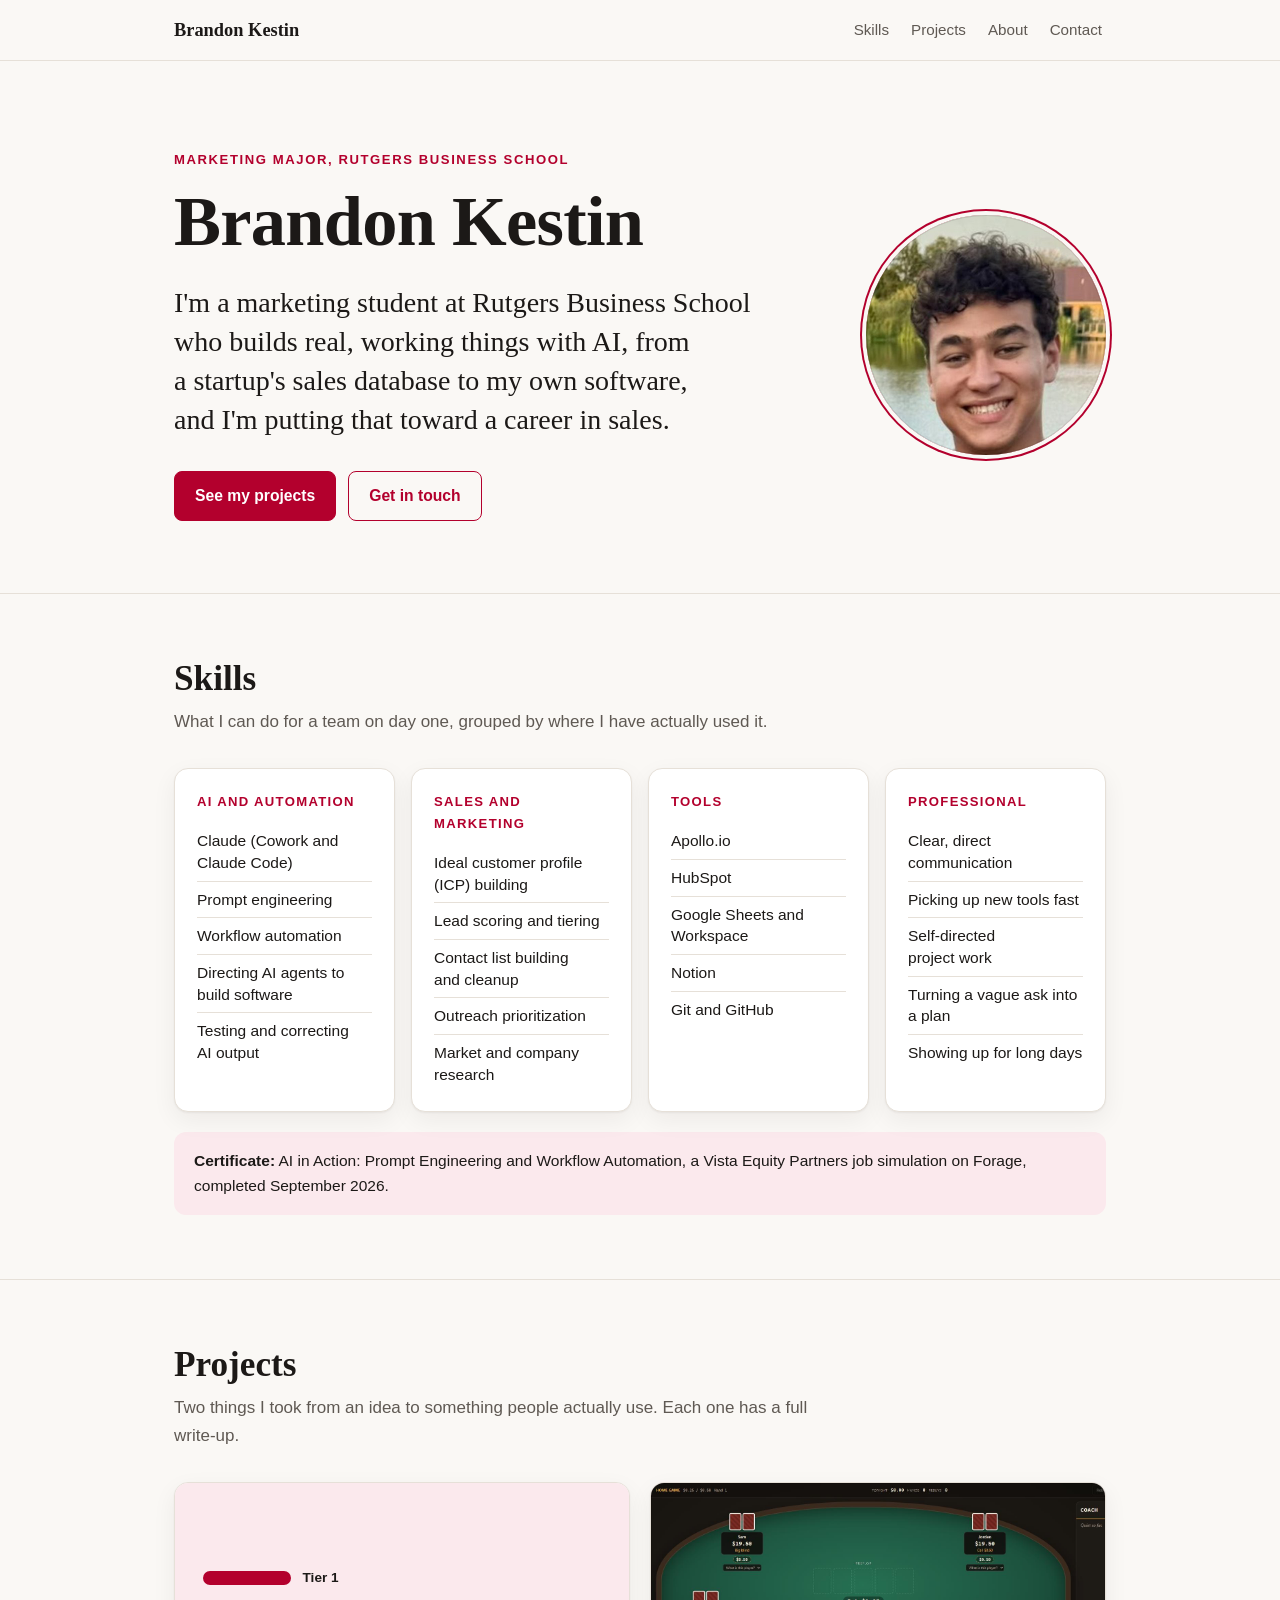
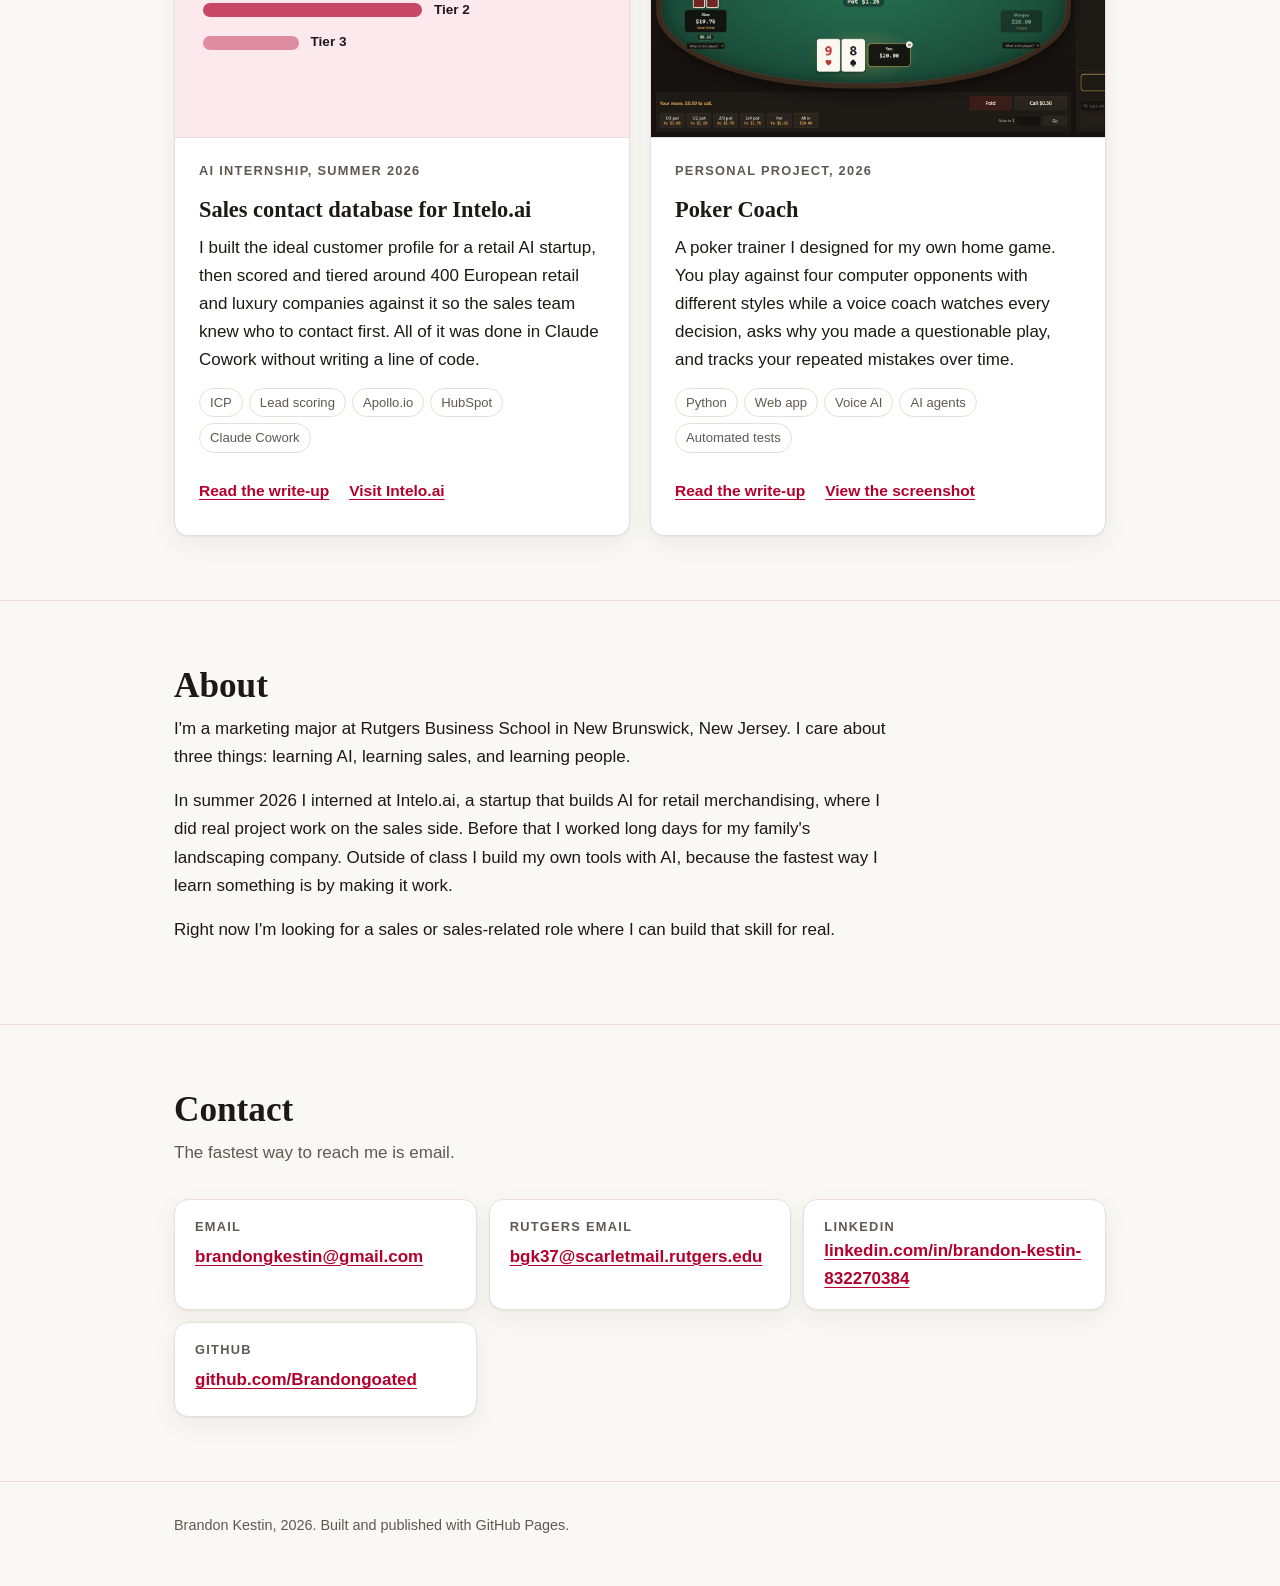
<file: index.html>
<!DOCTYPE html>
<html lang="en">
<head>
  <meta charset="utf-8">
  <meta name="viewport" content="width=device-width, initial-scale=1">
  <title>Brandon Kestin | Marketing, AI and Sales</title>
  <meta name="description" content="Portfolio of Brandon Kestin, a marketing student at Rutgers Business School who builds real, working things with AI and is headed for a career in sales.">
  <link rel="icon" href="data:image/svg+xml,%3Csvg xmlns='http://www.w3.org/2000/svg' viewBox='0 0 64 64'%3E%3Crect width='64' height='64' rx='14' fill='%23b3002d'/%3E%3Ctext x='32' y='43' font-family='Georgia, serif' font-size='30' font-weight='700' text-anchor='middle' fill='white'%3EBK%3C/text%3E%3C/svg%3E">
  <link rel="stylesheet" href="styles.css">
</head>
<body>

  <header class="topbar">
    <div class="wrap">
      <a class="brand" href="#top">Brandon Kestin</a>
      <nav class="nav" aria-label="Sections">
        <a href="#skills">Skills</a>
        <a href="#projects">Projects</a>
        <a href="#about">About</a>
        <a href="#contact">Contact</a>
      </nav>
    </div>
  </header>

  <main id="top">

    <div class="wrap hero">
      <img class="headshot" src="headshot.jpg" alt="Headshot of Brandon Kestin" width="480" height="480">
      <p class="eyebrow">Marketing major, Rutgers Business School</p>
      <h1>Brandon Kestin</h1>
      <p class="statement">I'm a marketing student at Rutgers Business School who builds real, working things with AI, from a startup's sales database to my own software, and I'm putting that toward a career in sales.</p>
      <div class="actions">
        <a class="button" href="#projects">See my projects</a>
        <a class="button ghost" href="#contact">Get in touch</a>
      </div>
    </div>

    <section id="skills">
      <div class="wrap">
        <h2>Skills</h2>
        <p class="lede">What I can do for a team on day one, grouped by where I have actually used it.</p>

        <div class="skill-grid">
          <div class="card skill-card">
            <h3>AI and automation</h3>
            <ul>
              <li>Claude (Cowork and Claude Code)</li>
              <li>Prompt engineering</li>
              <li>Workflow automation</li>
              <li>Directing AI agents to build software</li>
              <li>Testing and correcting AI output</li>
            </ul>
          </div>

          <div class="card skill-card">
            <h3>Sales and marketing</h3>
            <ul>
              <li>Ideal customer profile (ICP) building</li>
              <li>Lead scoring and tiering</li>
              <li>Contact list building and cleanup</li>
              <li>Outreach prioritization</li>
              <li>Market and company research</li>
            </ul>
          </div>

          <div class="card skill-card">
            <h3>Tools</h3>
            <ul>
              <li>Apollo.io</li>
              <li>HubSpot</li>
              <li>Google Sheets and Workspace</li>
              <li>Notion</li>
              <li>Git and GitHub</li>
            </ul>
          </div>

          <div class="card skill-card">
            <h3>Professional</h3>
            <ul>
              <li>Clear, direct communication</li>
              <li>Picking up new tools fast</li>
              <li>Self-directed project work</li>
              <li>Turning a vague ask into a plan</li>
              <li>Showing up for long days</li>
            </ul>
          </div>
        </div>

        <p class="credential"><strong>Certificate:</strong> AI in Action: Prompt Engineering and Workflow Automation, a Vista Equity Partners job simulation on Forage, completed September 2026.</p>
      </div>
    </section>

    <section id="projects">
      <div class="wrap">
        <h2>Projects</h2>
        <p class="lede">Two things I took from an idea to something people actually use. Each one has a full write-up.</p>

        <div class="project-grid">

          <article class="card project">
            <div class="project-art tiers" role="img" aria-label="Illustration of companies sorted into three priority tiers">
              <div class="tier t1"><span></span>Tier 1</div>
              <div class="tier t2"><span></span>Tier 2</div>
              <div class="tier t3"><span></span>Tier 3</div>
            </div>
            <div class="project-body">
              <p class="tag">AI internship, summer 2026</p>
              <h3>Sales contact database for Intelo.ai</h3>
              <p>I built the ideal customer profile for a retail AI startup, then scored and tiered around 400 European retail and luxury companies against it so the sales team knew who to contact first. All of it was done in Claude Cowork without writing a line of code.</p>
              <ul class="chips">
                <li>ICP</li>
                <li>Lead scoring</li>
                <li>Apollo.io</li>
                <li>HubSpot</li>
                <li>Claude Cowork</li>
              </ul>
              <div class="links">
                <a href="intelo.html">Read the write-up</a>
                <a href="https://www.intelo.ai" target="_blank" rel="noopener">Visit Intelo.ai</a>
              </div>
            </div>
          </article>

          <article class="card project">
            <div class="project-art">
              <img src="poker-table.jpg" alt="Screenshot of the Poker Coach table: a five seat poker table with betting buttons and a coach panel">
            </div>
            <div class="project-body">
              <p class="tag">Personal project, 2026</p>
              <h3>Poker Coach</h3>
              <p>A poker trainer I designed for my own home game. You play against four computer opponents with different styles while a voice coach watches every decision, asks why you made a questionable play, and tracks your repeated mistakes over time.</p>
              <ul class="chips">
                <li>Python</li>
                <li>Web app</li>
                <li>Voice AI</li>
                <li>AI agents</li>
                <li>Automated tests</li>
              </ul>
              <div class="links">
                <a href="poker-coach.html">Read the write-up</a>
                <a href="poker-table.jpg" target="_blank" rel="noopener">View the screenshot</a>
              </div>
            </div>
          </article>

        </div>
      </div>
    </section>

    <section id="about" class="about">
      <div class="wrap">
        <h2>About</h2>
        <p>I'm a marketing major at Rutgers Business School in New Brunswick, New Jersey. I care about three things: learning AI, learning sales, and learning people.</p>
        <p>In summer 2026 I interned at Intelo.ai, a startup that builds AI for retail merchandising, where I did real project work on the sales side. Before that I worked long days for my family's landscaping company. Outside of class I build my own tools with AI, because the fastest way I learn something is by making it work.</p>
        <p>Right now I'm looking for a sales or sales-related role where I can build that skill for real.</p>
      </div>
    </section>

    <section id="contact">
      <div class="wrap">
        <h2>Contact</h2>
        <p class="lede">The fastest way to reach me is email.</p>
        <ul class="contact-list">
          <li class="card">
            <span class="label">Email</span>
            <a href="mailto:brandongkestin@gmail.com">brandongkestin@gmail.com</a>
          </li>
          <li class="card">
            <span class="label">Rutgers email</span>
            <a href="mailto:bgk37@scarletmail.rutgers.edu">bgk37@scarletmail.rutgers.edu</a>
          </li>
          <li class="card">
            <span class="label">LinkedIn</span>
            <a href="https://www.linkedin.com/in/brandon-kestin-832270384" target="_blank" rel="noopener">linkedin.com/in/brandon-kestin-832270384</a>
          </li>
          <li class="card">
            <span class="label">GitHub</span>
            <a href="https://github.com/Brandongoated" target="_blank" rel="noopener">github.com/Brandongoated</a>
          </li>
        </ul>
      </div>
    </section>

  </main>

  <footer>
    <div class="wrap">Brandon Kestin, 2026. Built and published with GitHub Pages.</div>
  </footer>

</body>
</html>
</file>
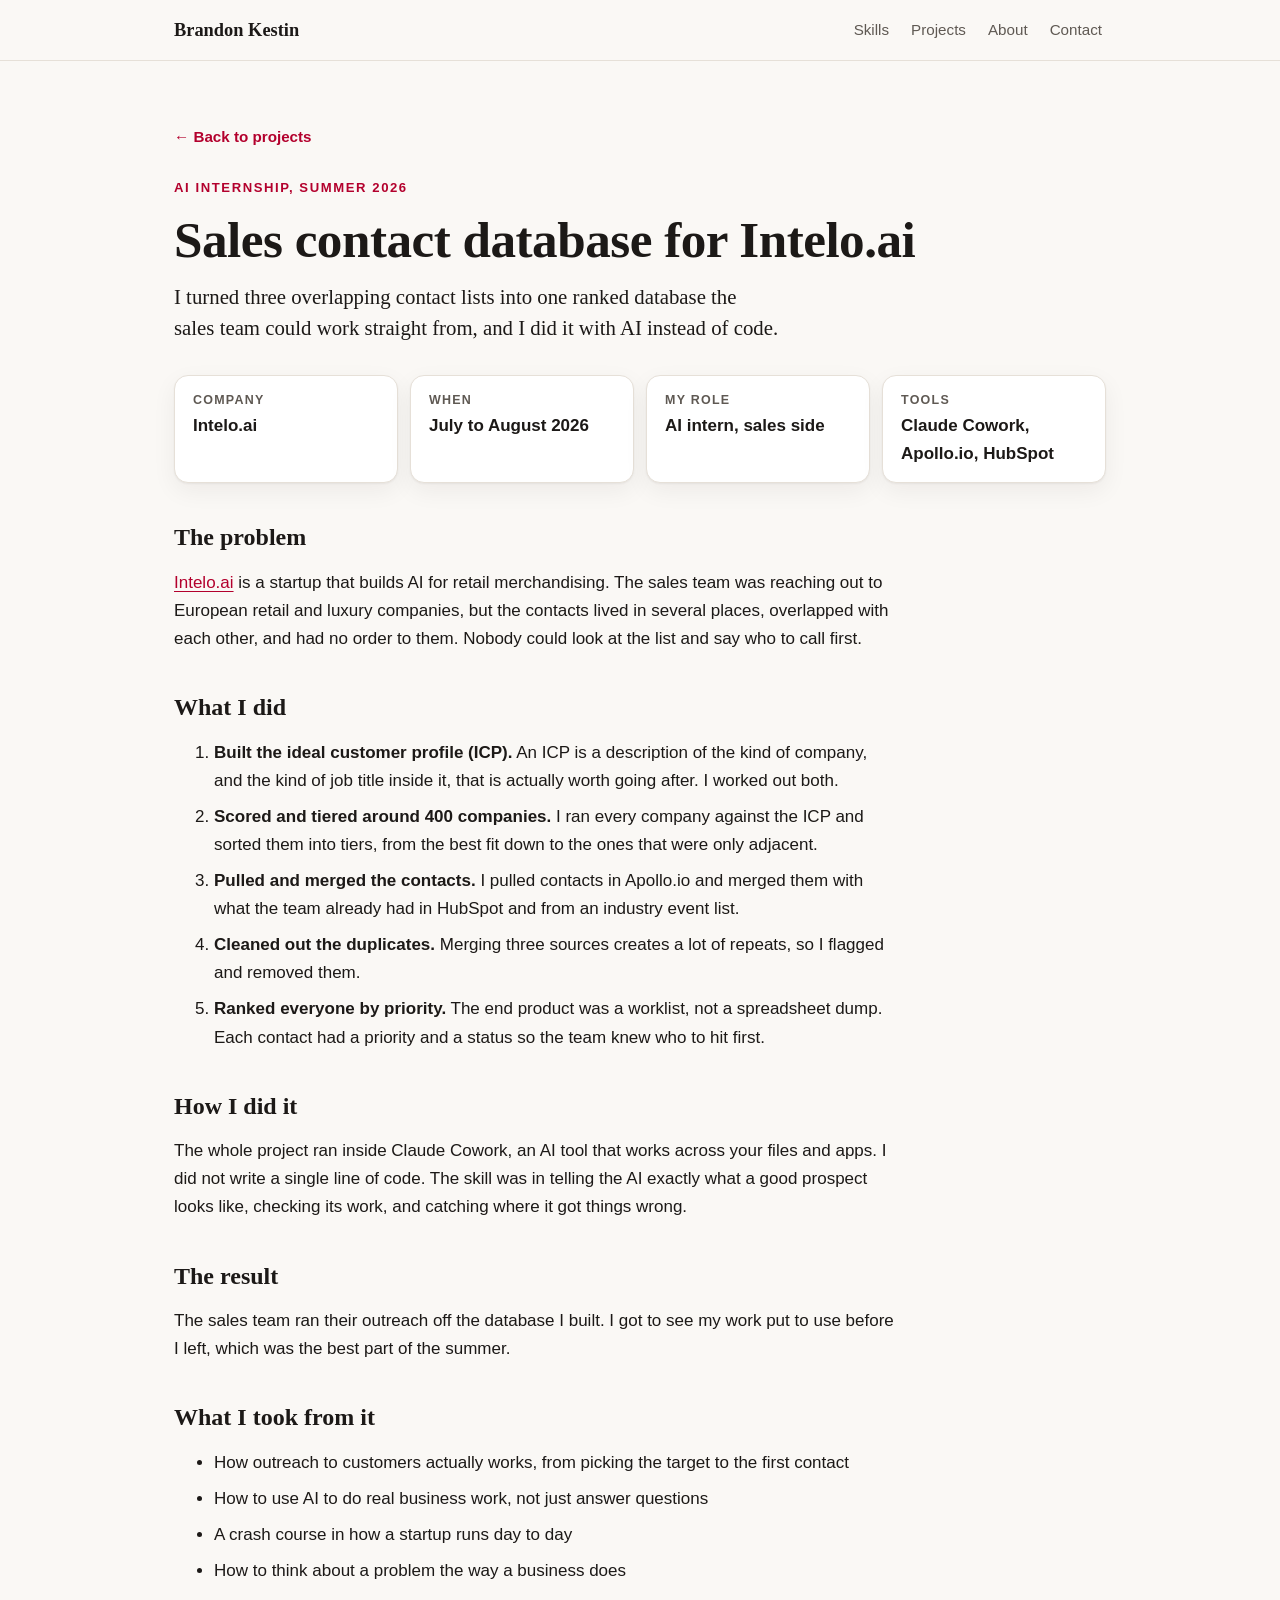
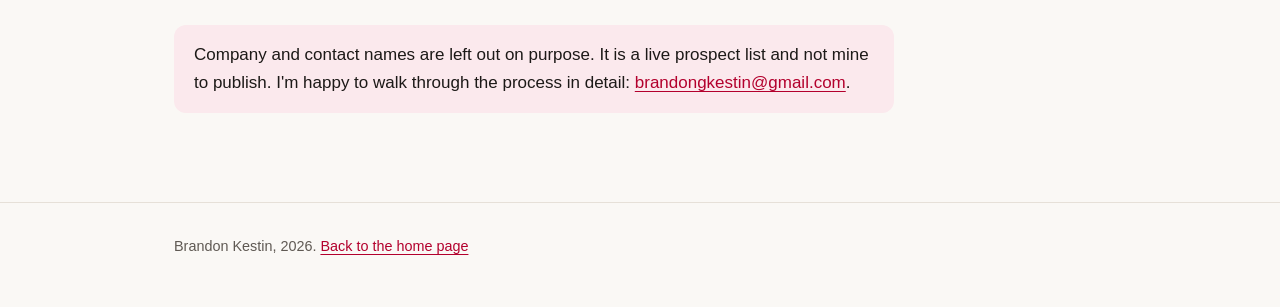
<file: intelo.html>
<!DOCTYPE html>
<html lang="en">
<head>
  <meta charset="utf-8">
  <meta name="viewport" content="width=device-width, initial-scale=1">
  <title>Sales contact database for Intelo.ai | Brandon Kestin</title>
  <meta name="description" content="How Brandon Kestin built an ideal customer profile and a prioritized contact database for the sales team at Intelo.ai during a summer 2026 AI internship.">
  <link rel="icon" href="data:image/svg+xml,%3Csvg xmlns='http://www.w3.org/2000/svg' viewBox='0 0 64 64'%3E%3Crect width='64' height='64' rx='14' fill='%23b3002d'/%3E%3Ctext x='32' y='43' font-family='Georgia, serif' font-size='30' font-weight='700' text-anchor='middle' fill='white'%3EBK%3C/text%3E%3C/svg%3E">
  <link rel="stylesheet" href="styles.css">
</head>
<body>

  <header class="topbar">
    <div class="wrap">
      <a class="brand" href="index.html">Brandon Kestin</a>
      <nav class="nav" aria-label="Sections">
        <a href="index.html#skills">Skills</a>
        <a href="index.html#projects">Projects</a>
        <a href="index.html#about">About</a>
        <a href="index.html#contact">Contact</a>
      </nav>
    </div>
  </header>

  <main class="wrap article">
    <a class="back" href="index.html#projects">&larr; Back to projects</a>
    <p class="eyebrow">AI internship, summer 2026</p>
    <h1>Sales contact database for Intelo.ai</h1>
    <p class="summary">I turned three overlapping contact lists into one ranked database the sales team could work straight from, and I did it with AI instead of code.</p>

    <dl class="facts">
      <div class="card"><dt>Company</dt><dd>Intelo.ai</dd></div>
      <div class="card"><dt>When</dt><dd>July to August 2026</dd></div>
      <div class="card"><dt>My role</dt><dd>AI intern, sales side</dd></div>
      <div class="card"><dt>Tools</dt><dd>Claude Cowork, Apollo.io, HubSpot</dd></div>
    </dl>

    <h2>The problem</h2>
    <p><a href="https://www.intelo.ai" target="_blank" rel="noopener">Intelo.ai</a> is a startup that builds AI for retail merchandising. The sales team was reaching out to European retail and luxury companies, but the contacts lived in several places, overlapped with each other, and had no order to them. Nobody could look at the list and say who to call first.</p>

    <h2>What I did</h2>
    <ol>
      <li><strong>Built the ideal customer profile (ICP).</strong> An ICP is a description of the kind of company, and the kind of job title inside it, that is actually worth going after. I worked out both.</li>
      <li><strong>Scored and tiered around 400 companies.</strong> I ran every company against the ICP and sorted them into tiers, from the best fit down to the ones that were only adjacent.</li>
      <li><strong>Pulled and merged the contacts.</strong> I pulled contacts in Apollo.io and merged them with what the team already had in HubSpot and from an industry event list.</li>
      <li><strong>Cleaned out the duplicates.</strong> Merging three sources creates a lot of repeats, so I flagged and removed them.</li>
      <li><strong>Ranked everyone by priority.</strong> The end product was a worklist, not a spreadsheet dump. Each contact had a priority and a status so the team knew who to hit first.</li>
    </ol>

    <h2>How I did it</h2>
    <p>The whole project ran inside Claude Cowork, an AI tool that works across your files and apps. I did not write a single line of code. The skill was in telling the AI exactly what a good prospect looks like, checking its work, and catching where it got things wrong.</p>

    <h2>The result</h2>
    <p>The sales team ran their outreach off the database I built. I got to see my work put to use before I left, which was the best part of the summer.</p>

    <h2>What I took from it</h2>
    <ul>
      <li>How outreach to customers actually works, from picking the target to the first contact</li>
      <li>How to use AI to do real business work, not just answer questions</li>
      <li>A crash course in how a startup runs day to day</li>
      <li>How to think about a problem the way a business does</li>
    </ul>

    <p class="note">Company and contact names are left out on purpose. It is a live prospect list and not mine to publish. I'm happy to walk through the process in detail: <a href="mailto:brandongkestin@gmail.com">brandongkestin@gmail.com</a>.</p>
  </main>

  <footer>
    <div class="wrap">Brandon Kestin, 2026. <a href="index.html">Back to the home page</a></div>
  </footer>

</body>
</html>
</file>
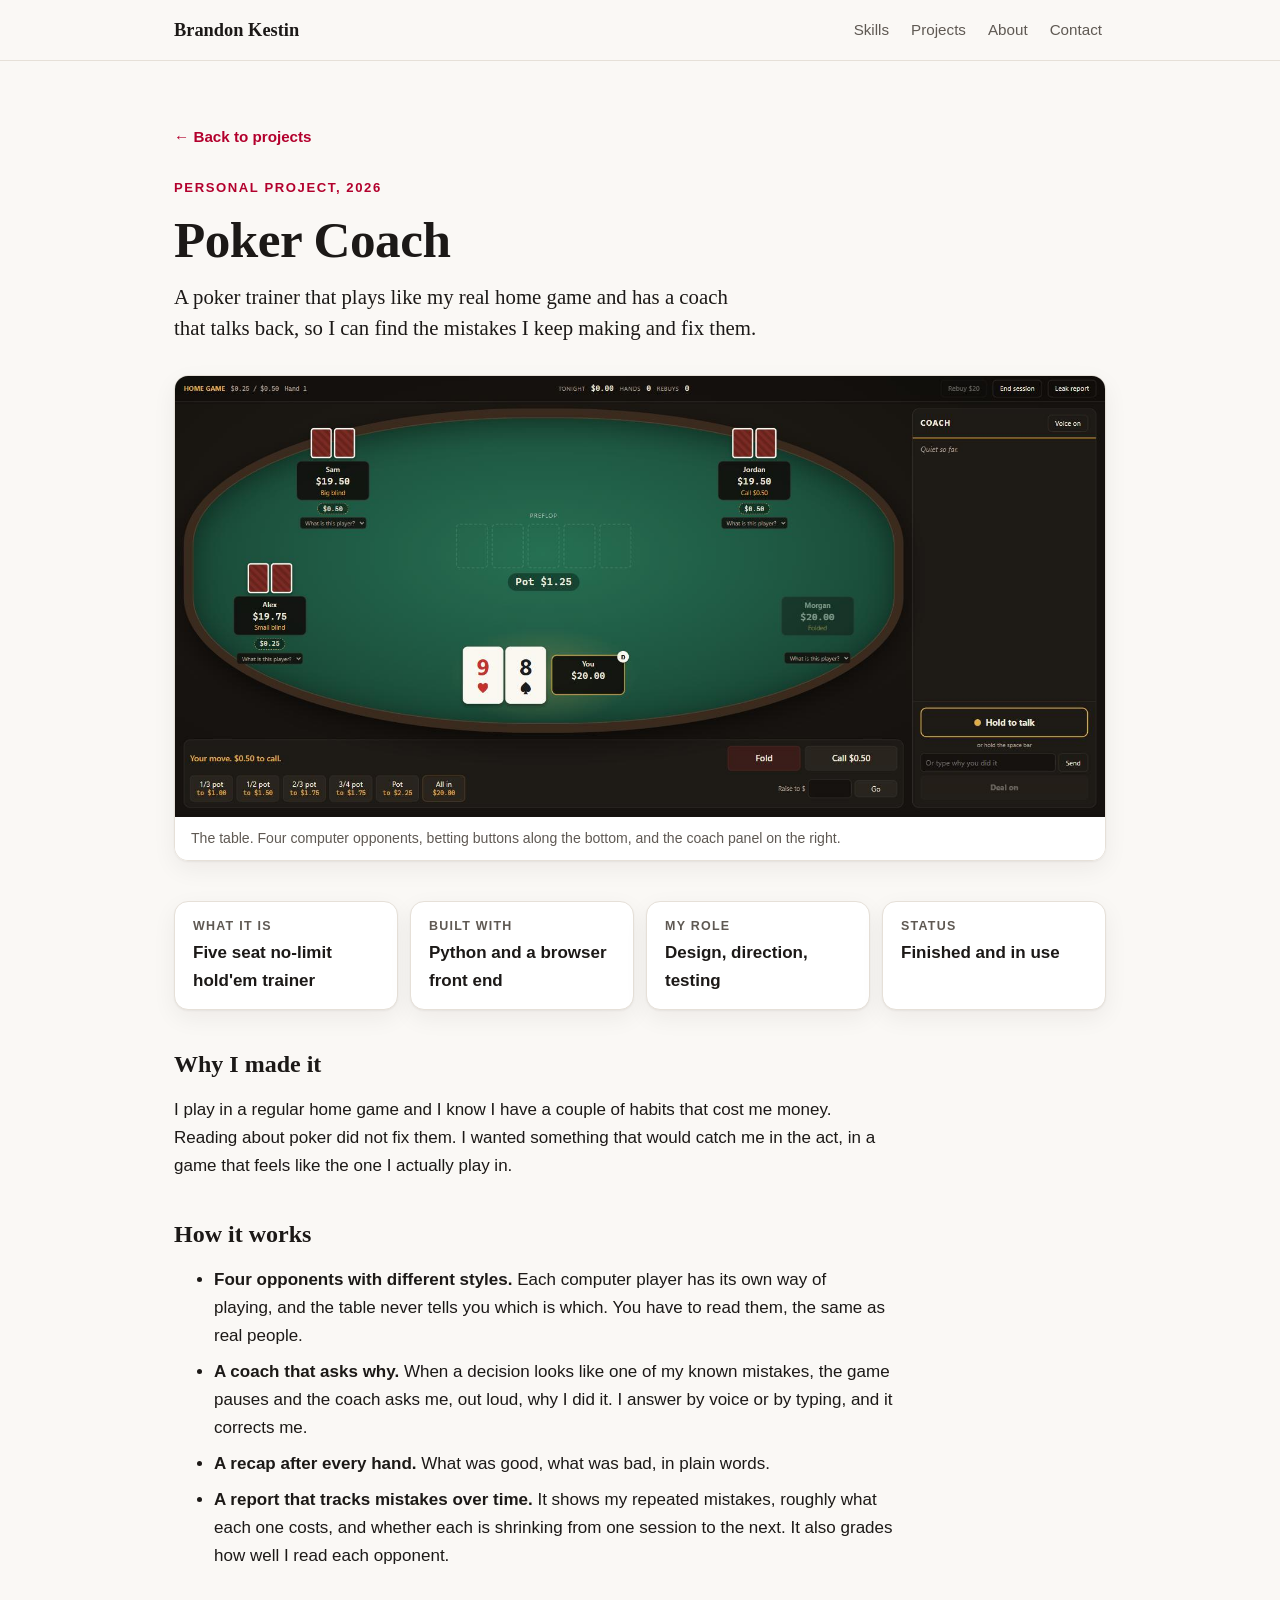
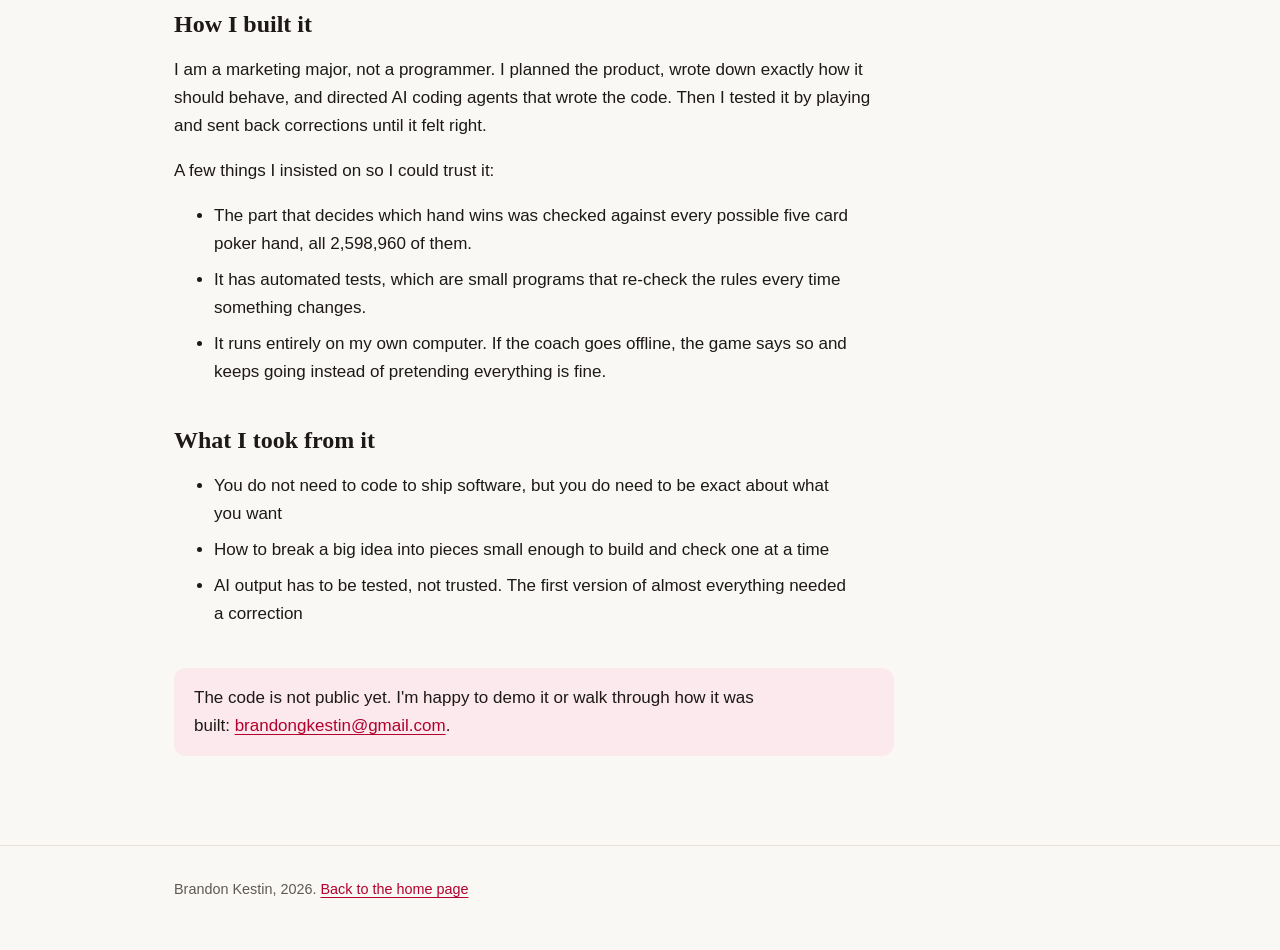
<file: poker-coach.html>
<!DOCTYPE html>
<html lang="en">
<head>
  <meta charset="utf-8">
  <meta name="viewport" content="width=device-width, initial-scale=1">
  <title>Poker Coach | Brandon Kestin</title>
  <meta name="description" content="Poker Coach is a poker trainer with a voice AI coach, designed by Brandon Kestin and built by directing AI coding agents.">
  <link rel="icon" href="data:image/svg+xml,%3Csvg xmlns='http://www.w3.org/2000/svg' viewBox='0 0 64 64'%3E%3Crect width='64' height='64' rx='14' fill='%23b3002d'/%3E%3Ctext x='32' y='43' font-family='Georgia, serif' font-size='30' font-weight='700' text-anchor='middle' fill='white'%3EBK%3C/text%3E%3C/svg%3E">
  <link rel="stylesheet" href="styles.css">
</head>
<body>

  <header class="topbar">
    <div class="wrap">
      <a class="brand" href="index.html">Brandon Kestin</a>
      <nav class="nav" aria-label="Sections">
        <a href="index.html#skills">Skills</a>
        <a href="index.html#projects">Projects</a>
        <a href="index.html#about">About</a>
        <a href="index.html#contact">Contact</a>
      </nav>
    </div>
  </header>

  <main class="wrap article">
    <a class="back" href="index.html#projects">&larr; Back to projects</a>
    <p class="eyebrow">Personal project, 2026</p>
    <h1>Poker Coach</h1>
    <p class="summary">A poker trainer that plays like my real home game and has a coach that talks back, so I can find the mistakes I keep making and fix them.</p>

    <figure class="shot">
      <a href="poker-table.jpg" target="_blank" rel="noopener"><img src="poker-table.jpg" alt="Screenshot of the Poker Coach table: five seats around a green table, betting buttons along the bottom and a coach panel on the right"></a>
      <figcaption>The table. Four computer opponents, betting buttons along the bottom, and the coach panel on the right.</figcaption>
    </figure>

    <dl class="facts">
      <div class="card"><dt>What it is</dt><dd>Five seat no-limit hold'em trainer</dd></div>
      <div class="card"><dt>Built with</dt><dd>Python and a browser front end</dd></div>
      <div class="card"><dt>My role</dt><dd>Design, direction, testing</dd></div>
      <div class="card"><dt>Status</dt><dd>Finished and in use</dd></div>
    </dl>

    <h2>Why I made it</h2>
    <p>I play in a regular home game and I know I have a couple of habits that cost me money. Reading about poker did not fix them. I wanted something that would catch me in the act, in a game that feels like the one I actually play in.</p>

    <h2>How it works</h2>
    <ul>
      <li><strong>Four opponents with different styles.</strong> Each computer player has its own way of playing, and the table never tells you which is which. You have to read them, the same as real people.</li>
      <li><strong>A coach that asks why.</strong> When a decision looks like one of my known mistakes, the game pauses and the coach asks me, out loud, why I did it. I answer by voice or by typing, and it corrects me.</li>
      <li><strong>A recap after every hand.</strong> What was good, what was bad, in plain words.</li>
      <li><strong>A report that tracks mistakes over time.</strong> It shows my repeated mistakes, roughly what each one costs, and whether each is shrinking from one session to the next. It also grades how well I read each opponent.</li>
    </ul>

    <h2>How I built it</h2>
    <p>I am a marketing major, not a programmer. I planned the product, wrote down exactly how it should behave, and directed AI coding agents that wrote the code. Then I tested it by playing and sent back corrections until it felt right.</p>
    <p>A few things I insisted on so I could trust it:</p>
    <ul>
      <li>The part that decides which hand wins was checked against every possible five card poker hand, all 2,598,960 of them.</li>
      <li>It has automated tests, which are small programs that re-check the rules every time something changes.</li>
      <li>It runs entirely on my own computer. If the coach goes offline, the game says so and keeps going instead of pretending everything is fine.</li>
    </ul>

    <h2>What I took from it</h2>
    <ul>
      <li>You do not need to code to ship software, but you do need to be exact about what you want</li>
      <li>How to break a big idea into pieces small enough to build and check one at a time</li>
      <li>AI output has to be tested, not trusted. The first version of almost everything needed a correction</li>
    </ul>

    <p class="note">The code is not public yet. I'm happy to demo it or walk through how it was built: <a href="mailto:brandongkestin@gmail.com">brandongkestin@gmail.com</a>.</p>
  </main>

  <footer>
    <div class="wrap">Brandon Kestin, 2026. <a href="index.html">Back to the home page</a></div>
  </footer>

</body>
</html>
</file>
<file: styles.css>
:root {
  --bg: #faf8f5;
  --surface: #ffffff;
  --text: #1c1917;
  --muted: #5f5953;
  --line: #e6e0d8;
  --accent: #b3002d;
  --accent-soft: #fbe9ed;
  --on-accent: #ffffff;
  --shadow: 0 1px 2px rgba(28, 25, 23, 0.05), 0 8px 24px rgba(28, 25, 23, 0.06);
  --serif: "Iowan Old Style", "Palatino Linotype", Palatino, Georgia, serif;
  --sans: -apple-system, BlinkMacSystemFont, "Segoe UI", Roboto, Helvetica, Arial, sans-serif;
}

@media (prefers-color-scheme: dark) {
  :root {
    --bg: #141211;
    --surface: #1e1b19;
    --text: #f3efea;
    --muted: #b0a79e;
    --line: #322d29;
    --accent: #ff6b86;
    --accent-soft: #3a1820;
    --on-accent: #1a0d10;
    --shadow: 0 1px 2px rgba(0, 0, 0, 0.3), 0 8px 24px rgba(0, 0, 0, 0.25);
  }
}

* {
  box-sizing: border-box;
}

html {
  scroll-behavior: smooth;
  scroll-padding-top: 72px;
}

body {
  margin: 0;
  background: var(--bg);
  color: var(--text);
  font-family: var(--sans);
  font-size: 17px;
  line-height: 1.65;
  -webkit-font-smoothing: antialiased;
  -moz-osx-font-smoothing: grayscale;
}

img {
  max-width: 100%;
  display: block;
  outline: 1px solid rgba(0, 0, 0, 0.1);
  outline-offset: -1px;
}

@media (prefers-color-scheme: dark) {
  img {
    outline-color: rgba(255, 255, 255, 0.1);
  }
}

h1,
h2,
h3,
.statement,
.summary {
  text-wrap: balance;
}

p,
li,
figcaption {
  text-wrap: pretty;
}

a {
  color: var(--accent);
  text-underline-offset: 3px;
  transition-property: color, text-decoration-color;
  transition-duration: 150ms;
  transition-timing-function: ease-out;
}

a:focus-visible,
.button:focus-visible {
  outline: 2px solid var(--accent);
  outline-offset: 3px;
  border-radius: 4px;
}

.wrap {
  max-width: 980px;
  margin: 0 auto;
  padding: 0 24px;
}

/* Top bar */

.topbar {
  position: sticky;
  top: 0;
  z-index: 10;
  background: var(--bg);
  border-bottom: 1px solid var(--line);
}

.topbar .wrap {
  display: flex;
  align-items: center;
  justify-content: space-between;
  gap: 16px;
  min-height: 60px;
}

.brand {
  display: inline-flex;
  align-items: center;
  min-height: 44px;
  font-family: var(--serif);
  font-size: 1.15rem;
  font-weight: 700;
  color: var(--text);
  text-decoration: none;
  white-space: nowrap;
}

.nav {
  display: flex;
  flex-wrap: wrap;
  gap: 0 14px;
  justify-content: flex-end;
}

.nav a {
  display: inline-flex;
  align-items: center;
  min-height: 44px;
  padding: 0 4px;
  color: var(--muted);
  text-decoration: none;
  font-size: 0.95rem;
  font-weight: 500;
}

.nav a:hover {
  color: var(--accent);
}

/* Hero */

.hero {
  padding-top: 88px;
  padding-bottom: 72px;
}

.headshot {
  width: 148px;
  height: 148px;
  margin-bottom: 28px;
  border-radius: 50%;
  object-fit: cover;
  box-shadow: 0 0 0 4px var(--bg), 0 0 0 6px var(--accent);
}

@media (min-width: 820px) {
  .hero {
    display: grid;
    grid-template-columns: minmax(0, 1fr) auto;
    column-gap: 56px;
    align-items: center;
  }

  .hero > * {
    grid-column: 1;
  }

  .hero > .headshot {
    grid-column: 2;
    grid-row: 1 / span 4;
    width: 240px;
    height: 240px;
    margin-bottom: 0;
  }
}

.eyebrow {
  margin: 0 0 14px;
  color: var(--accent);
  font-size: 0.82rem;
  font-weight: 700;
  letter-spacing: 0.12em;
  text-transform: uppercase;
}

h1 {
  margin: 0 0 24px;
  font-family: var(--serif);
  font-size: clamp(2.6rem, 7vw, 4.4rem);
  line-height: 1.05;
  letter-spacing: -0.01em;
}

.statement {
  margin: 0 0 32px;
  max-width: 760px;
  font-family: var(--serif);
  font-size: clamp(1.3rem, 3vw, 1.75rem);
  line-height: 1.4;
}

.actions {
  display: flex;
  flex-wrap: wrap;
  gap: 12px;
}

.button {
  display: inline-block;
  padding: 11px 20px;
  border: 1px solid var(--accent);
  border-radius: 8px;
  background: var(--accent);
  color: var(--on-accent);
  font-weight: 600;
  font-size: 0.98rem;
  text-decoration: none;
  min-height: 44px;
  transition-property: transform, filter, background-color, box-shadow;
  transition-duration: 150ms;
  transition-timing-function: ease-out;
}

.button:active {
  transform: scale(0.97);
}

.button.ghost:hover {
  background: var(--accent-soft);
  filter: none;
}

.button.ghost {
  background: transparent;
  color: var(--accent);
}

.button:hover {
  filter: brightness(1.08);
}

/* Sections */

section {
  padding: 64px 0;
  border-top: 1px solid var(--line);
}

h2 {
  margin: 0 0 8px;
  font-family: var(--serif);
  font-size: clamp(1.7rem, 4vw, 2.2rem);
  line-height: 1.2;
}

.lede {
  margin: 0 0 32px;
  max-width: 680px;
  color: var(--muted);
}

h3 {
  margin: 0 0 10px;
  font-size: 1.05rem;
}

/* Skills */

.skill-grid {
  display: grid;
  grid-template-columns: repeat(auto-fit, minmax(210px, 1fr));
  gap: 16px;
}

.card {
  background: var(--surface);
  border: 1px solid var(--line);
  border-radius: 14px;
  box-shadow: var(--shadow);
}

.skill-card {
  padding: 22px 22px 18px;
}

.skill-card h3 {
  color: var(--accent);
  font-size: 0.82rem;
  letter-spacing: 0.1em;
  text-transform: uppercase;
}

.skill-card ul {
  margin: 0;
  padding: 0;
  list-style: none;
}

.skill-card li {
  padding: 7px 0;
  border-top: 1px solid var(--line);
  font-size: 0.97rem;
  line-height: 1.4;
}

.skill-card li:first-child {
  border-top: 0;
}

.credential {
  margin: 20px 0 0;
  padding: 16px 20px;
  background: var(--accent-soft);
  border-radius: 12px;
  font-size: 0.97rem;
}

/* Projects */

.project-grid {
  display: grid;
  grid-template-columns: repeat(auto-fit, minmax(300px, 1fr));
  gap: 20px;
}

.project {
  display: flex;
  flex-direction: column;
  overflow: hidden;
  transition-property: transform, box-shadow, border-color;
  transition-duration: 200ms;
  transition-timing-function: ease-out;
}

.project:hover {
  transform: translateY(-3px);
  border-color: var(--accent);
}

.project-art {
  aspect-ratio: 16 / 9;
  border-bottom: 1px solid var(--line);
  background: var(--accent-soft);
  overflow: hidden;
}

.project-art img {
  width: 100%;
  height: 100%;
  object-fit: cover;
  object-position: left top;
}

.project-art.tiers {
  display: flex;
  flex-direction: column;
  justify-content: center;
  gap: 10px;
  padding: 24px 28px;
}

.tier {
  display: flex;
  align-items: center;
  gap: 12px;
  font-size: 0.85rem;
  font-weight: 600;
  color: var(--text);
}

.tier span {
  display: block;
  height: 14px;
  border-radius: 7px;
  background: var(--accent);
}

.tier.t1 span {
  width: 22%;
}

.tier.t2 span {
  width: 55%;
  opacity: 0.7;
}

.tier.t3 span {
  width: 24%;
  opacity: 0.4;
}

.project-body {
  display: flex;
  flex-direction: column;
  flex: 1;
  padding: 22px 24px 24px;
}

.tag {
  margin: 0 0 6px;
  color: var(--muted);
  font-size: 0.8rem;
  font-weight: 700;
  letter-spacing: 0.1em;
  text-transform: uppercase;
}

.project-body h3 {
  font-family: var(--serif);
  font-size: 1.4rem;
  line-height: 1.25;
}

.project-body p {
  margin: 0 0 14px;
}

.chips {
  display: flex;
  flex-wrap: wrap;
  gap: 6px;
  margin: 0 0 18px;
  padding: 0;
  list-style: none;
}

.chips li {
  padding: 3px 10px;
  border: 1px solid var(--line);
  border-radius: 999px;
  color: var(--muted);
  font-size: 0.82rem;
}

.links a,
.contact-list a,
.article .back {
  display: inline-flex;
  align-items: center;
  min-height: 40px;
}

.links {
  display: flex;
  flex-wrap: wrap;
  gap: 0 20px;
  margin-top: auto;
  font-weight: 600;
  font-size: 0.97rem;
}

/* About and contact */

.about p {
  max-width: 720px;
  margin: 0 0 16px;
}

.contact-list {
  display: grid;
  grid-template-columns: repeat(auto-fit, minmax(260px, 1fr));
  gap: 12px;
  margin: 0;
  padding: 0;
  list-style: none;
}

.contact-list li {
  padding: 16px 20px;
}

.contact-list .label {
  display: block;
  color: var(--muted);
  font-size: 0.8rem;
  font-weight: 700;
  letter-spacing: 0.1em;
  text-transform: uppercase;
}

.contact-list a {
  font-weight: 600;
  overflow-wrap: anywhere;
}

footer {
  padding: 32px 0 48px;
  border-top: 1px solid var(--line);
  color: var(--muted);
  font-size: 0.9rem;
}

/* Project write-up pages */

.article {
  padding-top: 56px;
  padding-bottom: 72px;
}

.article .back {
  margin-bottom: 20px;
  font-weight: 600;
  font-size: 0.95rem;
  text-decoration: none;
}

.article h1 {
  font-size: clamp(2rem, 5.5vw, 3.2rem);
  margin-bottom: 16px;
}

.article .summary {
  max-width: 720px;
  margin: 0 0 32px;
  font-family: var(--serif);
  font-size: 1.3rem;
  line-height: 1.45;
}

.facts {
  display: grid;
  grid-template-columns: repeat(auto-fit, minmax(180px, 1fr));
  gap: 12px;
  margin: 0 0 40px;
}

.facts div {
  padding: 14px 18px;
}

.facts dt {
  color: var(--muted);
  font-size: 0.78rem;
  font-weight: 700;
  letter-spacing: 0.1em;
  text-transform: uppercase;
}

.facts dd {
  margin: 2px 0 0;
  font-weight: 600;
}

.article h2 {
  margin-top: 40px;
  font-size: 1.5rem;
}

.article p,
.article ul,
.article ol {
  max-width: 720px;
}

.article li {
  margin-bottom: 8px;
}

.shot {
  margin: 0 0 40px;
  border: 1px solid var(--line);
  border-radius: 14px;
  overflow: hidden;
  box-shadow: var(--shadow);
}

.shot figcaption {
  padding: 10px 16px;
  background: var(--surface);
  color: var(--muted);
  font-size: 0.88rem;
}

.note {
  margin-top: 40px;
  padding: 16px 20px;
  background: var(--accent-soft);
  border-radius: 12px;
  max-width: 720px;
}

@media (max-width: 560px) {
  body {
    font-size: 16px;
  }

  .wrap {
    padding: 0 16px;
  }

  .hero {
    padding-top: 56px;
    padding-bottom: 48px;
  }

  section {
    padding: 48px 0;
  }

  .nav {
    flex-wrap: nowrap;
    gap: 0 6px;
  }

  .nav a {
    padding: 0 3px;
    font-size: 0.84rem;
  }

  .brand {
    font-size: 1rem;
  }
}

@keyframes rise {
  from {
    opacity: 0;
    transform: translateY(10px);
  }
  to {
    opacity: 1;
    transform: none;
  }
}

.hero > *,
.article > .eyebrow,
.article > h1,
.article > .summary {
  animation: rise 500ms ease-out both;
}

.hero > h1,
.article > h1 {
  animation-delay: 60ms;
}

.hero > .statement,
.article > .summary {
  animation-delay: 120ms;
}

.hero > .actions {
  animation-delay: 180ms;
}

@media (prefers-reduced-motion: reduce) {
  html {
    scroll-behavior: auto;
  }

  .hero > *,
  .article > .eyebrow,
  .article > h1,
  .article > .summary {
    animation: none;
  }

  .button,
  .project {
    transition: none;
  }

  .button:active,
  .project:hover {
    transform: none;
  }
}
</file>
